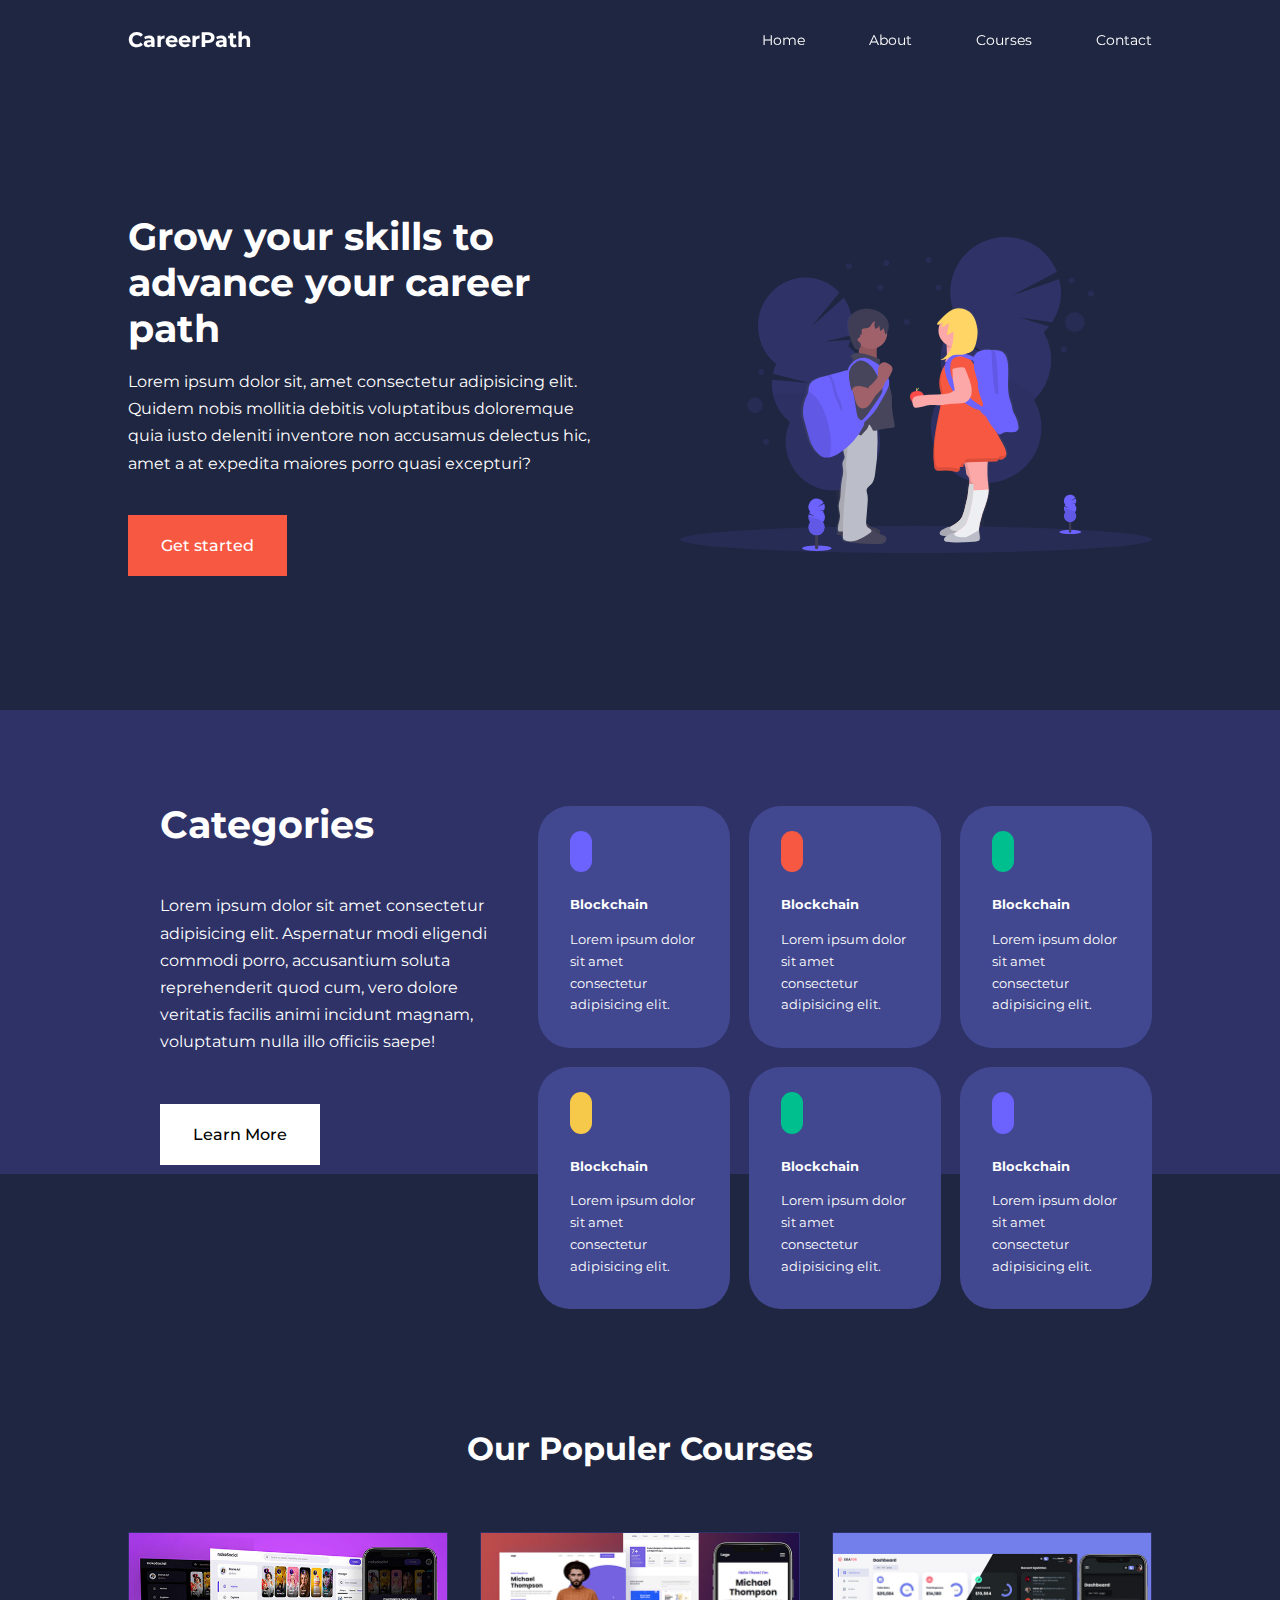
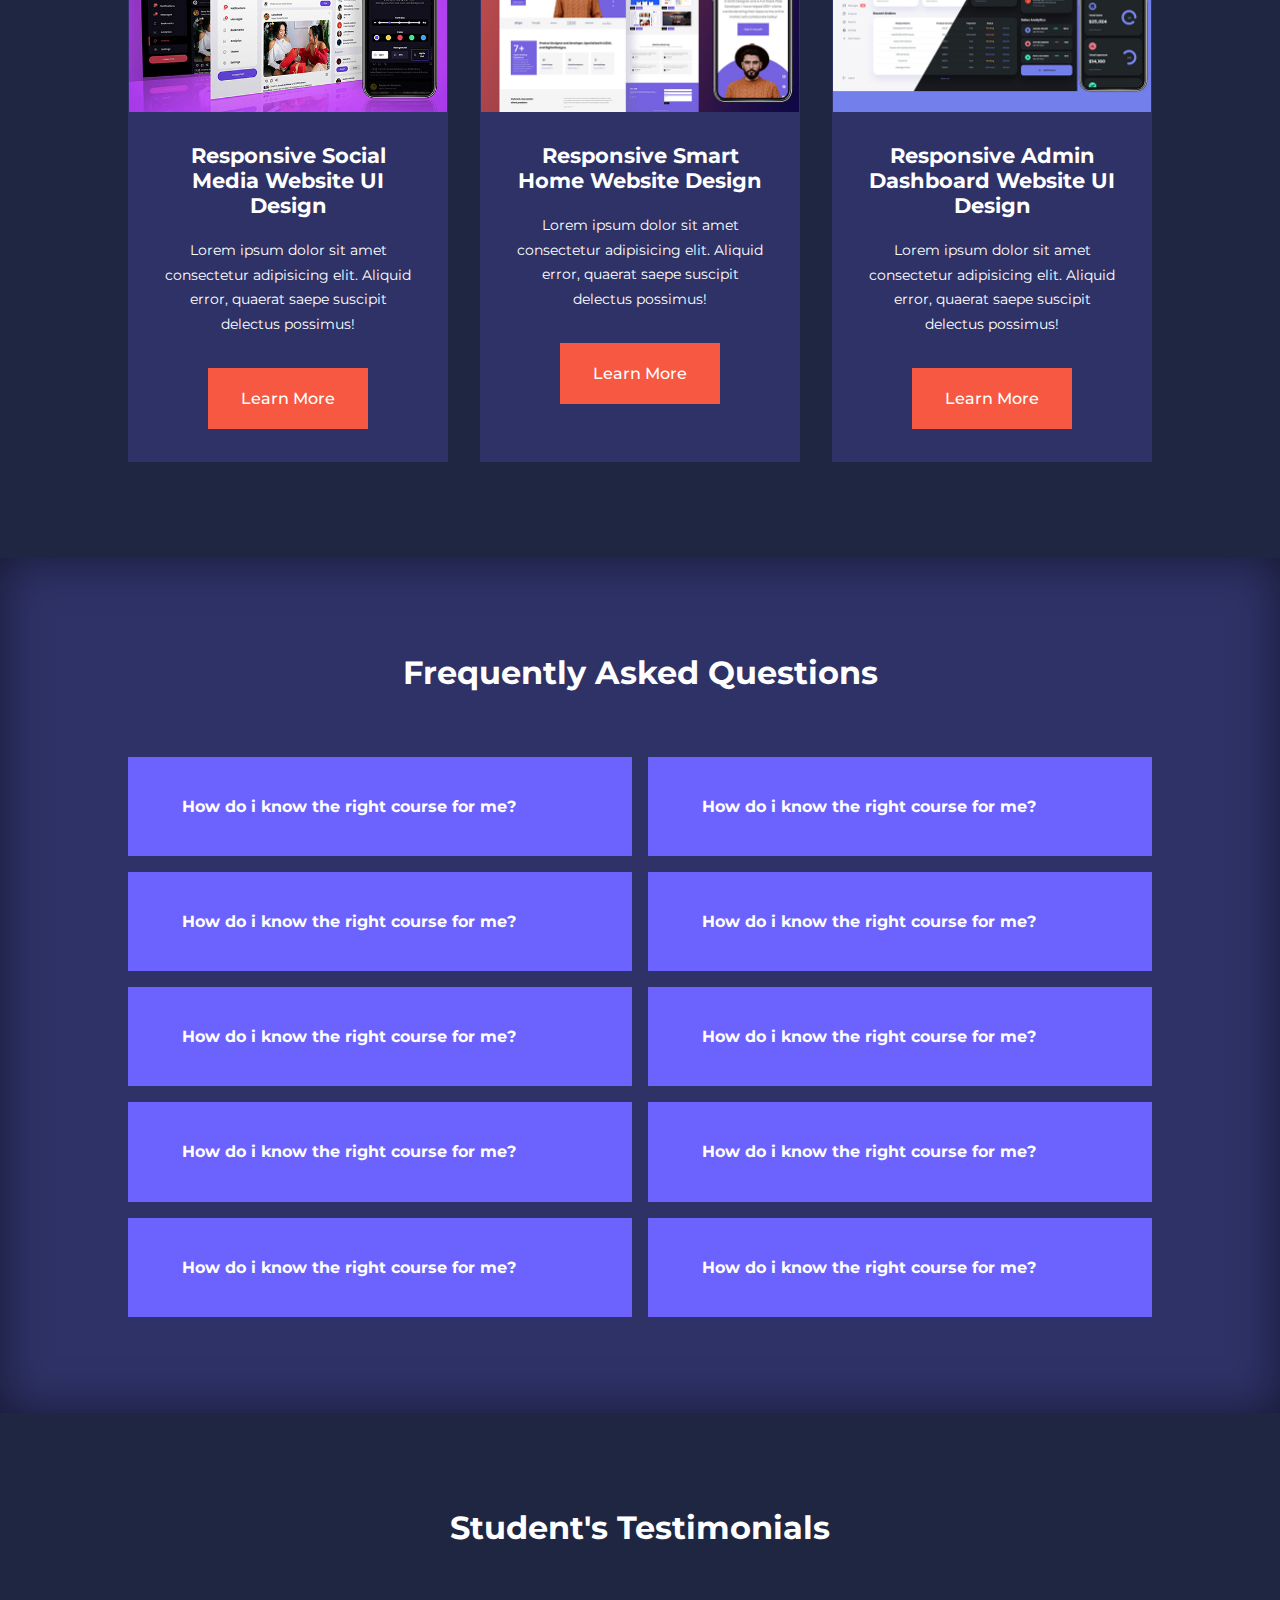
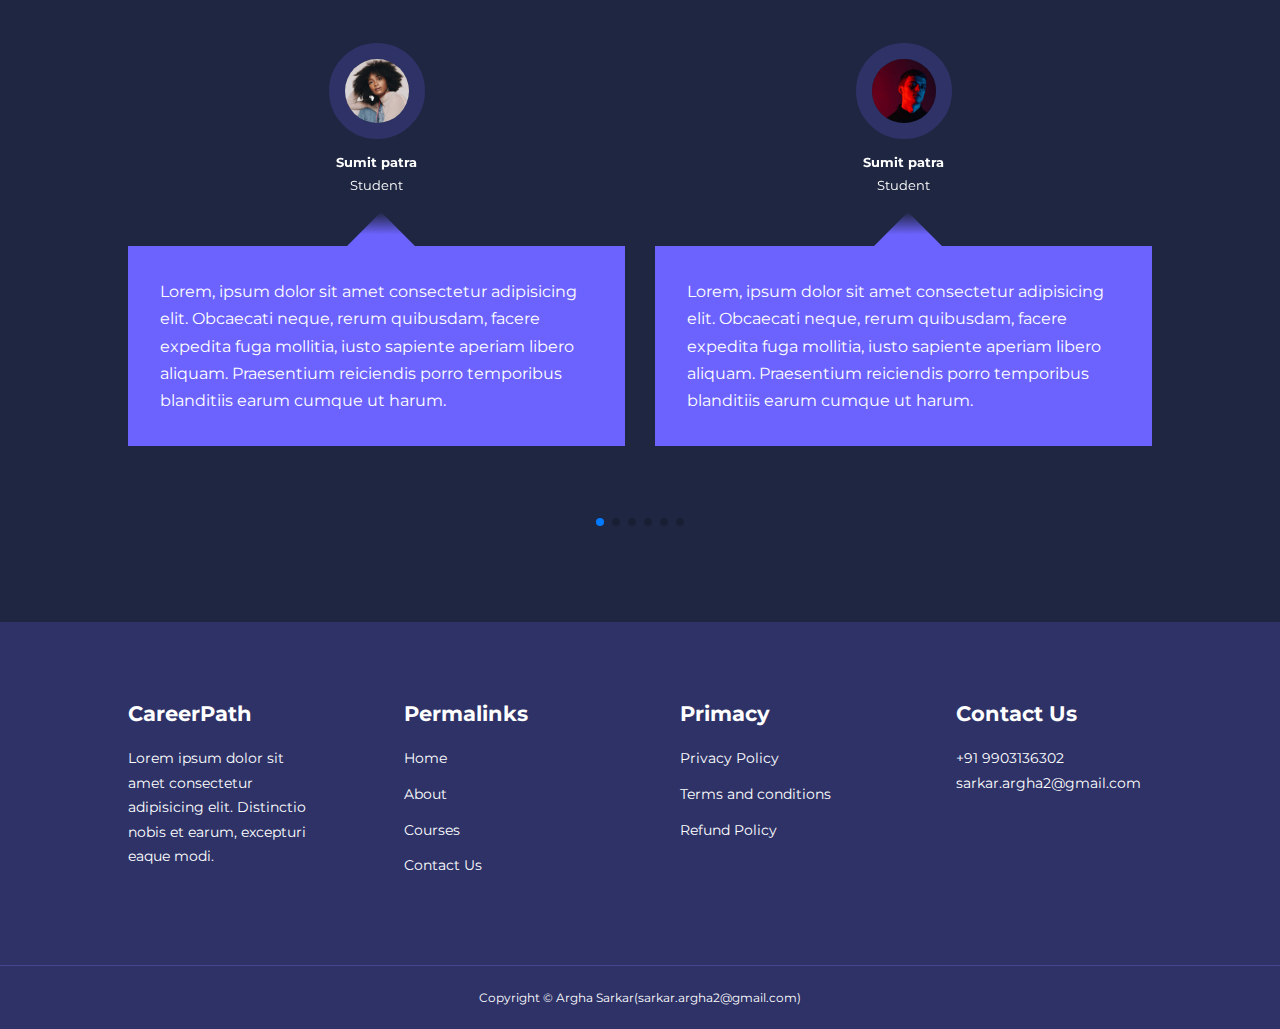
<file: index.html>
<!DOCTYPE html>
<html lang="en">

<head>
    <meta charset="UTF-8">
    <meta name="viewport" content="width=device-width, initial-scale=1.0">
    <title>Education Website</title>

    <!--Iconscout CDN-->
    <link rel="stylesheet" href="https://unicons.iconscout.com/release/v2.1.6/css/unicons.css">

    <!--Font-->
    <link rel="preconnect" href="https://fonts.googleapis.com">
    <link rel="preconnect" href="https://fonts.gstatic.com" crossorigin>
    <link href="https://fonts.googleapis.com/css2?family=Montserrat:
                wght@300;400;500;600;700;800;900&display=swap" rel="stylesheet">


    <!-- Swiper js -->
    <link rel="stylesheet" href="https://cdn.jsdelivr.net/npm/swiper@11/swiper-bundle.min.css" />

    <link rel="stylesheet" href="./css/style.css">
</head>

<body>
    <nav>
        <div class="container nav__container">
            <a href="./index.html">
                <h4>CareerPath</h4>
            </a>
            <ul class="nav__menu">
                <li><a href="index.html">Home</a></li>
                <li><a href="about.html">About</a></li>
                <li><a href="courses.html">Courses</a></li>
                <li><a href="contact.html">Contact</a></li>
            </ul>
            <button id="open-menu-btn"><i class="uil uil-bars"></i></button>
            <button id="close-menu-btn"><i class="uil uil-multiply"></i></button>
        </div>
    </nav>

    <!--=====================================END OF NAV==================================-->

    <header>
        <div class="container header__container">
            <div class="header__left">
                <h1>Grow your skills to advance your career path</h1>
                <p>
                    Lorem ipsum dolor sit, amet consectetur adipisicing elit.
                    Quidem nobis mollitia debitis voluptatibus doloremque quia
                    iusto deleniti inventore non accusamus delectus hic,
                    amet a at expedita maiores porro quasi excepturi?
                </p>
                <a href="courses.html" class="btn btn-primary">Get started</a>
            </div>
            <div class="header__right">
                <div class="header__right-image">
                    <img src="./images/header.svg">
                </div>
            </div>

        </div>
    </header>

    <!--=====================================END OF HEADER==================================-->

    <section class="categories">
        <div class="container categories__container">
            <div class="categories__left">
                <h1>Categories</h1>
                <p>
                    Lorem ipsum dolor sit amet consectetur adipisicing elit.
                    Aspernatur modi eligendi commodi porro, accusantium soluta
                    reprehenderit quod cum, vero dolore veritatis facilis animi
                    incidunt magnam, voluptatum nulla illo officiis saepe!
                </p>
                <a href="#" class="btn">Learn More</a>
            </div>
            <div class="categories__right">
                <article class="category">
                    <span class="category__icon"><i class="uil uil-bitcoin-circle"></i></span>
                    <h5>Blockchain</h5>
                    <p>
                        Lorem ipsum dolor sit amet consectetur adipisicing elit.
                    </p>
                </article>
                <article class="category">
                    <span class="category__icon"><i class="uil uil-bitcoin-circle"></i></span>
                    <h5>Blockchain</h5>
                    <p>
                        Lorem ipsum dolor sit amet consectetur adipisicing elit.
                    </p>
                </article>
                <article class="category">
                    <span class="category__icon"><i class="uil uil-bitcoin-circle"></i></span>
                    <h5>Blockchain</h5>
                    <p>
                        Lorem ipsum dolor sit amet consectetur adipisicing elit.
                    </p>
                </article>
                <article class="category">
                    <span class="category__icon"><i class="uil uil-bitcoin-circle"></i></span>
                    <h5>Blockchain</h5>
                    <p>
                        Lorem ipsum dolor sit amet consectetur adipisicing elit.
                    </p>
                </article>
                <article class="category">
                    <span class="category__icon"><i class="uil uil-bitcoin-circle"></i></span>
                    <h5>Blockchain</h5>
                    <p>
                        Lorem ipsum dolor sit amet consectetur adipisicing elit.
                    </p>
                </article>
                <article class="category">
                    <span class="category__icon"><i class="uil uil-bitcoin-circle"></i></span>
                    <h5>Blockchain</h5>
                    <p>
                        Lorem ipsum dolor sit amet consectetur adipisicing elit.
                    </p>
                </article>
            </div>
        </div>
    </section>

    <!--=====================================END OF categories==================================-->


    <section class="courses">
        <h2>Our Populer Courses</h2>
        <div class="container courses__container">
            <article class="course">
                <div class="course__image">
                    <img src="./images/course1.jpg">
                </div>
                <div class="course__info">
                    <h4>Responsive Social Media Website UI Design</h4>
                    <p>Lorem ipsum dolor sit amet consectetur adipisicing elit. Aliquid error, quaerat saepe suscipit
                        delectus possimus!</p>
                    <a href="courses.html" class="btn btn-primary">Learn More</a>
                </div>
            </article>
            <article class="course">
                <div class="course__image">
                    <img src="./images/course2.jpg">
                </div>
                <div class="course__info">
                    <h4>Responsive Smart Home Website Design</h4>
                    <p>Lorem ipsum dolor sit amet consectetur adipisicing elit. Aliquid error, quaerat saepe suscipit
                        delectus possimus!</p>
                    <a href="courses.html" class="btn btn-primary">Learn More</a>
                </div>
            </article>
            <article class="course">
                <div class="course__image">
                    <img src="./images/course3.jpg">
                </div>
                <div class="course__info">
                    <h4>Responsive Admin Dashboard Website UI Design</h4>
                    <p>Lorem ipsum dolor sit amet consectetur adipisicing elit. Aliquid error, quaerat saepe suscipit
                        delectus possimus!</p>
                    <a href="courses.html" class="btn btn-primary">Learn More</a>
                </div>
            </article>
        </div>
    </section>

    <!--=====================================END OF Courses==================================-->

    <section class="faqs">
        <h2>Frequently Asked Questions</h2>
        <div class="container faqs__container">
            <artical class="faq">
                <div class="faq__icon"><i class="uil uil-plus"></i></div>
                <div class="question_answer">
                    <h4>How do i know the right course for me?</h4>
                    <p>
                        Lorem ipsum dolor, sit amet consectetur adipisicing elit.
                        Reprehenderit molestiae voluptatem ratione atque non, consequatur
                        aliquid corporis quisquam pariatur laudantium!
                    </p>
                </div>
            </artical>
            <artical class="faq">
                <div class="faq__icon"><i class="uil uil-plus"></i></div>
                <div class="question_answer">
                    <h4>How do i know the right course for me?</h4>
                    <p>
                        Lorem ipsum dolor, sit amet consectetur adipisicing elit.
                        Reprehenderit molestiae voluptatem ratione atque non, consequatur
                        aliquid corporis quisquam pariatur laudantium!
                    </p>
                </div>
            </artical>
            <artical class="faq">
                <div class="faq__icon"><i class="uil uil-plus"></i></div>
                <div class="question_answer">
                    <h4>How do i know the right course for me?</h4>
                    <p>
                        Lorem ipsum dolor, sit amet consectetur adipisicing elit.
                        Reprehenderit molestiae voluptatem ratione atque non, consequatur
                        aliquid corporis quisquam pariatur laudantium!
                    </p>
                </div>
            </artical>
            <artical class="faq">
                <div class="faq__icon"><i class="uil uil-plus"></i></div>
                <div class="question_answer">
                    <h4>How do i know the right course for me?</h4>
                    <p>
                        Lorem ipsum dolor, sit amet consectetur adipisicing elit.
                        Reprehenderit molestiae voluptatem ratione atque non, consequatur
                        aliquid corporis quisquam pariatur laudantium!
                    </p>
                </div>
            </artical>
            <artical class="faq">
                <div class="faq__icon"><i class="uil uil-plus"></i></div>
                <div class="question_answer">
                    <h4>How do i know the right course for me?</h4>
                    <p>
                        Lorem ipsum dolor, sit amet consectetur adipisicing elit.
                        Reprehenderit molestiae voluptatem ratione atque non, consequatur
                        aliquid corporis quisquam pariatur laudantium!
                    </p>
                </div>
            </artical>
            <artical class="faq">
                <div class="faq__icon"><i class="uil uil-plus"></i></div>
                <div class="question_answer">
                    <h4>How do i know the right course for me?</h4>
                    <p>
                        Lorem ipsum dolor, sit amet consectetur adipisicing elit.
                        Reprehenderit molestiae voluptatem ratione atque non, consequatur
                        aliquid corporis quisquam pariatur laudantium!
                    </p>
                </div>
            </artical>
            <artical class="faq">
                <div class="faq__icon"><i class="uil uil-plus"></i></div>
                <div class="question_answer">
                    <h4>How do i know the right course for me?</h4>
                    <p>
                        Lorem ipsum dolor, sit amet consectetur adipisicing elit.
                        Reprehenderit molestiae voluptatem ratione atque non, consequatur
                        aliquid corporis quisquam pariatur laudantium!
                    </p>
                </div>
            </artical>
            <artical class="faq">
                <div class="faq__icon"><i class="uil uil-plus"></i></div>
                <div class="question_answer">
                    <h4>How do i know the right course for me?</h4>
                    <p>
                        Lorem ipsum dolor, sit amet consectetur adipisicing elit.
                        Reprehenderit molestiae voluptatem ratione atque non, consequatur
                        aliquid corporis quisquam pariatur laudantium!
                    </p>
                </div>
            </artical>
            <artical class="faq">
                <div class="faq__icon"><i class="uil uil-plus"></i></div>
                <div class="question_answer">
                    <h4>How do i know the right course for me?</h4>
                    <p>
                        Lorem ipsum dolor, sit amet consectetur adipisicing elit.
                        Reprehenderit molestiae voluptatem ratione atque non, consequatur
                        aliquid corporis quisquam pariatur laudantium!
                    </p>
                </div>
            </artical>
            <artical class="faq">
                <div class="faq__icon"><i class="uil uil-plus"></i></div>
                <div class="question_answer">
                    <h4>How do i know the right course for me?</h4>
                    <p>
                        Lorem ipsum dolor, sit amet consectetur adipisicing elit.
                        Reprehenderit molestiae voluptatem ratione atque non, consequatur
                        aliquid corporis quisquam pariatur laudantium!
                    </p>
                </div>
            </artical>
        </div>
    </section>


    <!--=====================================END OF FAQs==================================-->


    <section class="container testimonials__container mySwiper">
        <h2>Student's Testimonials</h2>
        <div class="swiper-wrapper">
            <article class="testimonial swiper-slide">
                <div class="avatar">
                    <img src="./images/avatar1.jpg">
                </div>
                <div class="testimonial__info">
                    <h5>Sumit patra</h5>
                    <small>Student</small>
                </div>
                <div class="testimonial__body">
                    <p>
                        Lorem, ipsum dolor sit amet consectetur adipisicing elit. Obcaecati neque, rerum quibusdam,
                        facere expedita fuga mollitia, iusto sapiente aperiam libero aliquam. Praesentium reiciendis
                        porro temporibus blanditiis earum cumque ut harum.
                    </p>
                </div>
            </article>
            <article class="testimonial swiper-slide">
                <div class="avatar">
                    <img src="./images/avatar2.jpg">
                </div>
                <div class="testimonial__info">
                    <h5>Sumit patra</h5>
                    <small>Student</small>
                </div>
                <div class="testimonial__body">
                    <p>
                        Lorem, ipsum dolor sit amet consectetur adipisicing elit. Obcaecati neque, rerum quibusdam,
                        facere expedita fuga mollitia, iusto sapiente aperiam libero aliquam. Praesentium reiciendis
                        porro temporibus blanditiis earum cumque ut harum.
                    </p>
                </div>
            </article>
            <article class="testimonial swiper-slide">
                <div class="avatar">
                    <img src="./images/avatar3.jpg">
                </div>
                <div class="testimonial__info">
                    <h5>Sumit patra</h5>
                    <small>Student</small>
                </div>
                <div class="testimonial__body">
                    <p>
                        Lorem, ipsum dolor sit amet consectetur adipisicing elit. Obcaecati neque, rerum quibusdam,
                        facere expedita fuga mollitia, iusto sapiente aperiam libero aliquam. Praesentium reiciendis
                        porro temporibus blanditiis earum cumque ut harum.
                    </p>
                </div>
            </article>
            <article class="testimonial swiper-slide">
                <div class="avatar">
                    <img src="./images/avatar4.jpg">
                </div>
                <div class="testimonial__info">
                    <h5>Sumit patra</h5>
                    <small>Student</small>
                </div>
                <div class="testimonial__body">
                    <p>
                        Lorem, ipsum dolor sit amet consectetur adipisicing elit. Obcaecati neque, rerum quibusdam,
                        facere expedita fuga mollitia, iusto sapiente aperiam libero aliquam. Praesentium reiciendis
                        porro temporibus blanditiis earum cumque ut harum.
                    </p>
                </div>
            </article>
            <article class="testimonial swiper-slide">
                <div class="avatar">
                    <img src="./images/avatar5.jpg">
                </div>
                <div class="testimonial__info">
                    <h5>Sumit patra</h5>
                    <small>Student</small>
                </div>
                <div class="testimonial__body">
                    <p>
                        Lorem, ipsum dolor sit amet consectetur adipisicing elit. Obcaecati neque, rerum quibusdam,
                        facere expedita fuga mollitia, iusto sapiente aperiam libero aliquam. Praesentium reiciendis
                        porro temporibus blanditiis earum cumque ut harum.
                    </p>
                </div>
            </article>
            <article class="testimonial swiper-slide">
                <div class="avatar">
                    <img src="./images/avatar6.jpg">
                </div>
                <div class="testimonial__info">
                    <h5>Sumit patra</h5>
                    <small>Student</small>
                </div>
                <div class="testimonial__body">
                    <p>
                        Lorem, ipsum dolor sit amet consectetur adipisicing elit. Obcaecati neque, rerum quibusdam,
                        facere expedita fuga mollitia, iusto sapiente aperiam libero aliquam. Praesentium reiciendis
                        porro temporibus blanditiis earum cumque ut harum.
                    </p>
                </div>
            </article>
            <article class="testimonial swiper-slide">
                <div class="avatar">
                    <img src="./images/avatar7.jpg">
                </div>
                <div class="testimonial__info">
                    <h5>Sumit patra</h5>
                    <small>Student</small>
                </div>
                <div class="testimonial__body">
                    <p>
                        Lorem, ipsum dolor sit amet consectetur adipisicing elit. Obcaecati neque, rerum quibusdam,
                        facere expedita fuga mollitia, iusto sapiente aperiam libero aliquam. Praesentium reiciendis
                        porro temporibus blanditiis earum cumque ut harum.
                    </p>
                </div>
            </article>
        </div>

        <div class="swiper-pagination"></div>
    </section>

    <!--=====================================END OF Testimonials==================================-->


    <footer>
        <div class="container footer__cotainer">
            <div class="footer__1">
                <a href="index.html" class="footer__logo">
                    <h4>CareerPath</h4>
                </a>
                <p>
                    Lorem ipsum dolor sit amet consectetur adipisicing elit. Distinctio nobis et earum, excepturi eaque
                    modi.
                </p>
            </div>
            <div class="footer__2">
                <h4>Permalinks</h4>
                <ul class="permalinks">
                    <li><a href="index.html">Home</a></li>
                    <li><a href="about.html">About</a></li>
                    <li><a href="courses.html">Courses</a></li>
                    <li><a href="contact.html">Contact Us</a></li>
                </ul>
            </div>
            <div class="footer__3">
                <h4>Primacy</h4>
                <ul class="privacy">
                    <li><a href="#">Privacy Policy</a></li>
                    <li><a href="#">Terms and conditions</a></li>
                    <li><a href="#">Refund Policy</a></li>
                </ul>
            </div>
            <div class="footer__4">
                <h4>Contact Us</h4>
                <div>
                    <p>+91 9903136302</p>
                    <p>sarkar.argha2@gmail.com</p>
                </div>
                <ul class="footer__socials">
                    <li><a href="#"><i class="uil uil-facebook-f"></i></a></li>
                    <li><a href="#"><i class="uil uil-instagram-alt"></i></a></li>
                    <li><a href="#"><i class="uil uil-twitter"></i></a></li>
                    <li><a href="#"><i class="uil uil-linkedin-alt"></i></a></li>
                </ul>
            </div>
        </div>

        <div class="footer__copyright">
            <small>Copyright &copy; Argha Sarkar(sarkar.argha2@gmail.com)</small>
        </div>
    </footer>









    <!--Swiper js Script-->
    <script src="https://cdn.jsdelivr.net/npm/swiper@11/swiper-bundle.min.js"></script>
    <script src="./main.js"></script>

    <script>
        var swiper = new Swiper(".mySwiper", {
            slidesPerView: 1,
            spaceBetween: 30,
            pagination: {
                el: ".swiper-pagination",
                clickable: true,
            },
            //when window width more than 600px
            breakpoints: {
                600: {
                    slidesPerView: 2,
                }
            }
        });
    </script>

</body>

</html>
</file>
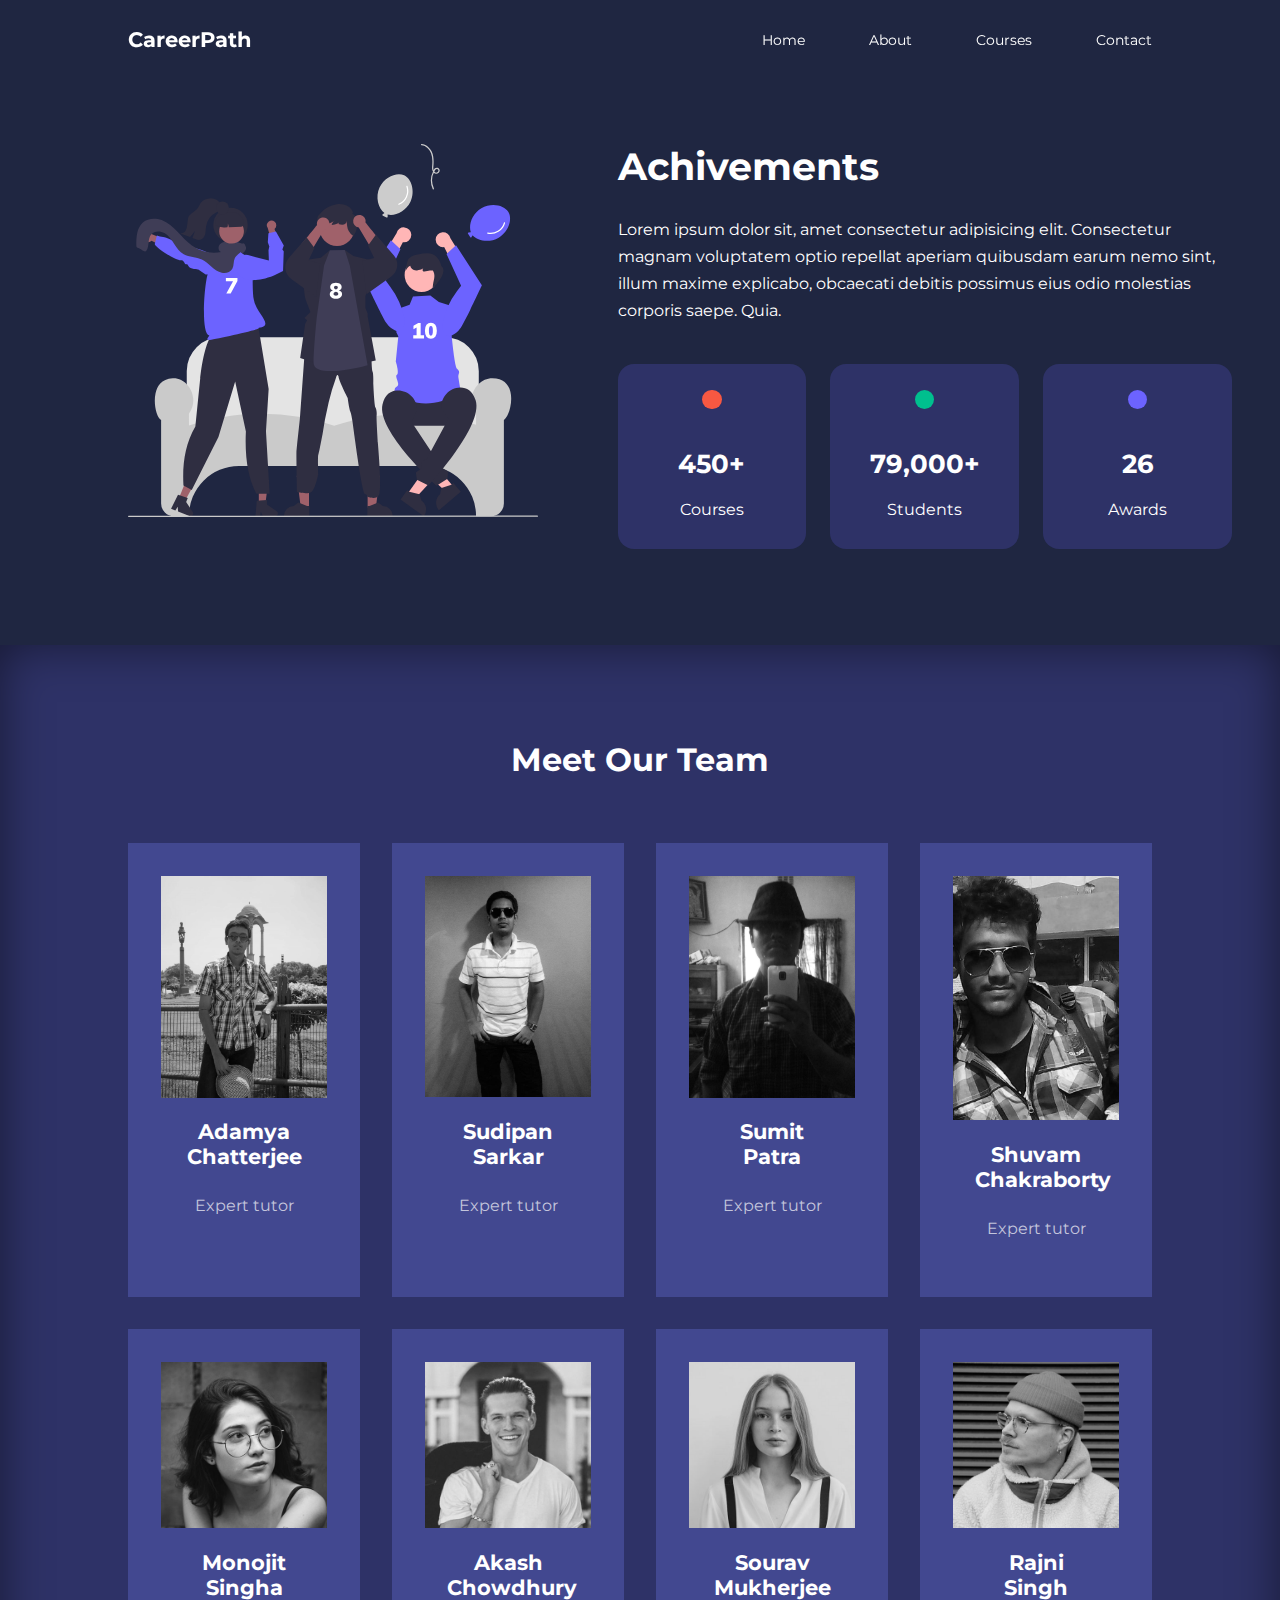
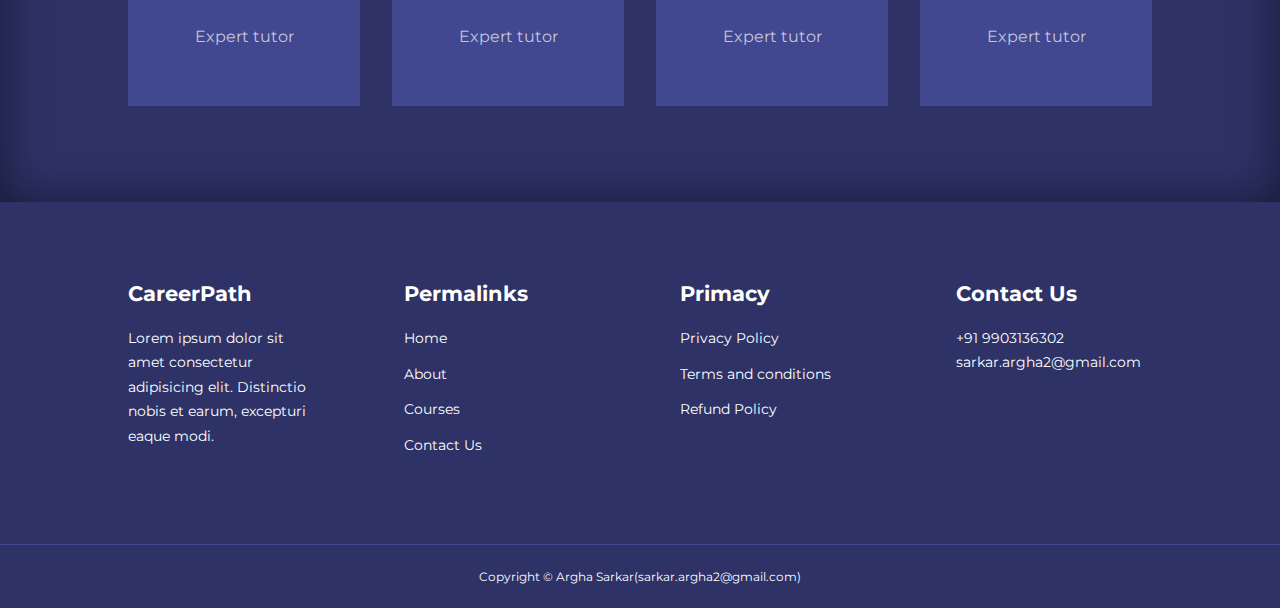
<file: about.html>
<!DOCTYPE html>
<html lang="en">

<head>
    <meta charset="UTF-8">
    <meta name="viewport" content="width=device-width, initial-scale=1.0">
    <title>Education Website</title>

    <!--Iconscout CDN-->
    <link rel="stylesheet" href="https://unicons.iconscout.com/release/v2.1.6/css/unicons.css">

    <!--Font-->
    <link rel="preconnect" href="https://fonts.googleapis.com">
    <link rel="preconnect" href="https://fonts.gstatic.com" crossorigin>
    <link href="https://fonts.googleapis.com/css2?family=Montserrat:
                wght@300;400;500;600;700;800;900&display=swap" rel="stylesheet">


    <link rel="stylesheet" href="./css/style.css">
    <link rel="stylesheet" href="./css/about.css">
</head>

<body>

    <!--===================================== NAV ==================================-->
    <nav>
        <div class="container nav__container">
            <a href="./index.html">
                <h4>CareerPath</h4>
            </a>
            <ul class="nav__menu">
                <li><a href="index.html">Home</a></li>
                <li><a href="about.html">About</a></li>
                <li><a href="courses.html">Courses</a></li>
                <li><a href="contact.html">Contact</a></li>
            </ul>
            <button id="open-menu-btn"><i class="uil uil-bars"></i></button>
            <button id="close-menu-btn"><i class="uil uil-multiply"></i></button>
        </div>
    </nav>
 

    <!--===================================== ACHIVMENTS ==================================-->

    <section class="about__achievements">
        <div class="container about__achievements-container">
            <div class="about__achievements-left">
                <img src="./images/about achievements.svg">
            </div>
            <div class="about__achievements-right">
                <h1>Achivements</h1>
                <p>
                    Lorem ipsum dolor sit, amet consectetur adipisicing elit. Consectetur magnam voluptatem optio
                    repellat aperiam quibusdam earum nemo sint, illum maxime explicabo, obcaecati debitis possimus eius
                    odio molestias corporis saepe. Quia.
                </p>
                <div class="achievements__cards">
                    <article class="achievement__card">
                        <span class="achievement__icon">
                            <i class="uil uil-video"></i>
                        </span>
                        <h3>450+</h3>
                        <p>Courses</p>
                    </article>
                    <article class="achievement__card">
                        <span class="achievement__icon">
                            <i class="uil uil-users-alt"></i>
                        </span>
                        <h3>79,000+</h3>
                        <p>Students</p>
                    </article>
                    <article class="achievement__card">
                        <span class="achievement__icon">
                            <i class="uil uil-trophy"></i>
                        </span>
                        <h3>26</h3>
                        <p>Awards</p>
                    </article>
                </div>
            </div>
        </div>
    </section>


    <!--===================================== Team ==================================-->

<section class="team">
    <h2>Meet Our Team</h2>
    <div class="container team__container">
        <article class="team__member">
            <div class="team__member-image">
                <img src="./images/tm1.jpg">
            </div>
            <div class="team__member-info">
                <h4>Adamya Chatterjee</h4>
                <p>Expert tutor</p>
            </div>
            <div class="team__member-socials">
                <a href="http://instagram.com" target="_blank"><i class="uil uil-instagram"></i></a>
                <a href="http://twitter.com" target="_blank"><i class="uil uil-twitter-alt"></i></a>
                <a href="http://linkedin.com" target="_blank"><i class="uil uil-linkedin-alt"></i></a>
            </div>
        </article>      
        <article class="team__member">
            <div class="team__member-image">
                <img src="./images/tm2.jpg">
            </div>
            <div class="team__member-info">
                <h4>Sudipan Sarkar</h4>
                <p>Expert tutor</p>
            </div>
            <div class="team__member-socials">
                <a href="http://instagram.com" target="_blank"><i class="uil uil-instagram"></i></a>
                <a href="http://twitter.com" target="_blank"><i class="uil uil-twitter-alt"></i></a>
                <a href="http://linkedin.com" target="_blank"><i class="uil uil-linkedin-alt"></i></a>
            </div>
        </article>    
        <article class="team__member">
            <div class="team__member-image">
                <img src="./images/tm3.jpg">
            </div>
            <div class="team__member-info">
                <h4>Sumit Patra</h4>
                <p>Expert tutor</p>
            </div>
            <div class="team__member-socials">
                <a href="http://instagram.com" target="_blank"><i class="uil uil-instagram"></i></a>
                <a href="http://twitter.com" target="_blank"><i class="uil uil-twitter-alt"></i></a>
                <a href="http://linkedin.com" target="_blank"><i class="uil uil-linkedin-alt"></i></a>
            </div>
        </article>    
        <article class="team__member">
            <div class="team__member-image">
                <img src="./images/tm4.jpg">
            </div>
            <div class="team__member-info">
                <h4>Shuvam Chakraborty</h4>
                <p>Expert tutor</p>
            </div>
            <div class="team__member-socials">
                <a href="http://instagram.com" target="_blank"><i class="uil uil-instagram"></i></a>
                <a href="http://twitter.com" target="_blank"><i class="uil uil-twitter-alt"></i></a>
                <a href="http://linkedin.com" target="_blank"><i class="uil uil-linkedin-alt"></i></a>
            </div>
        </article>    
        <article class="team__member">
            <div class="team__member-image">
                <img src="./images/tm5.jpg">
            </div>
            <div class="team__member-info">
                <h4>Monojit Singha</h4>
                <p>Expert tutor</p>
            </div>
            <div class="team__member-socials">
                <a href="http://instagram.com" target="_blank"><i class="uil uil-instagram"></i></a>
                <a href="http://twitter.com" target="_blank"><i class="uil uil-twitter-alt"></i></a>
                <a href="http://linkedin.com" target="_blank"><i class="uil uil-linkedin-alt"></i></a>
            </div>
        </article>    
        <article class="team__member">
            <div class="team__member-image">
                <img src="./images/tm6.jpg">
            </div>
            <div class="team__member-info">
                <h4>Akash Chowdhury</h4>
                <p>Expert tutor</p>
            </div>
            <div class="team__member-socials">
                <a href="http://instagram.com" target="_blank"><i class="uil uil-instagram"></i></a>
                <a href="http://twitter.com" target="_blank"><i class="uil uil-twitter-alt"></i></a>
                <a href="http://linkedin.com" target="_blank"><i class="uil uil-linkedin-alt"></i></a>
            </div>
        </article>    
        <article class="team__member">
            <div class="team__member-image">
                <img src="./images/tm7.jpg">
            </div>
            <div class="team__member-info">
                <h4>Sourav Mukherjee</h4>
                <p>Expert tutor</p>
            </div>
            <div class="team__member-socials">
                <a href="http://instagram.com" target="_blank"><i class="uil uil-instagram"></i></a>
                <a href="http://twitter.com" target="_blank"><i class="uil uil-twitter-alt"></i></a>
                <a href="http://linkedin.com" target="_blank"><i class="uil uil-linkedin-alt"></i></a>
            </div>
        </article>    
        <article class="team__member">
            <div class="team__member-image">
                <img src="./images/tm8.jpg">
            </div>
            <div class="team__member-info">
                <h4>Rajni Singh</h4>
                <p>Expert tutor</p>
            </div>
            <div class="team__member-socials">
                <a href="http://instagram.com" target="_blank"><i class="uil uil-instagram"></i></a>
                <a href="http://twitter.com" target="_blank"><i class="uil uil-twitter-alt"></i></a>
                <a href="http://linkedin.com" target="_blank"><i class="uil uil-linkedin-alt"></i></a>
            </div>
        </article>      
    </div>
</section>













    <footer>
        <div class="container footer__cotainer">
            <div class="footer__1">
                <a href="index.html" class="footer__logo">
                    <h4>CareerPath</h4>
                </a>
                <p>
                    Lorem ipsum dolor sit amet consectetur adipisicing elit. Distinctio nobis et earum, excepturi eaque
                    modi.
                </p>
            </div>
            <div class="footer__2">
                <h4>Permalinks</h4>
                <ul class="permalinks">
                    <li><a href="index.html">Home</a></li>
                    <li><a href="about.html">About</a></li>
                    <li><a href="courses.html">Courses</a></li>
                    <li><a href="contact.html">Contact Us</a></li>
                </ul>
            </div>
            <div class="footer__3">
                <h4>Primacy</h4>
                <ul class="privacy">
                    <li><a href="#">Privacy Policy</a></li>
                    <li><a href="#">Terms and conditions</a></li>
                    <li><a href="#">Refund Policy</a></li>
                </ul>
            </div>
            <div class="footer__4">
                <h4>Contact Us</h4>
                <div>
                    <p>+91 9903136302</p>
                    <p>sarkar.argha2@gmail.com</p>
                </div>
                <ul class="footer__socials">
                    <li><a href="#"><i class="uil uil-facebook-f"></i></a></li>
                    <li><a href="#"><i class="uil uil-instagram-alt"></i></a></li>
                    <li><a href="#"><i class="uil uil-twitter"></i></a></li>
                    <li><a href="#"><i class="uil uil-linkedin-alt"></i></a></li>
                </ul>
            </div>
        </div>

        <div class="footer__copyright">
            <small>Copyright &copy; Argha Sarkar(sarkar.argha2@gmail.com)</small>
        </div>
    </footer>





    <script src="./main.js"></script>

</body>

</html>
</file>
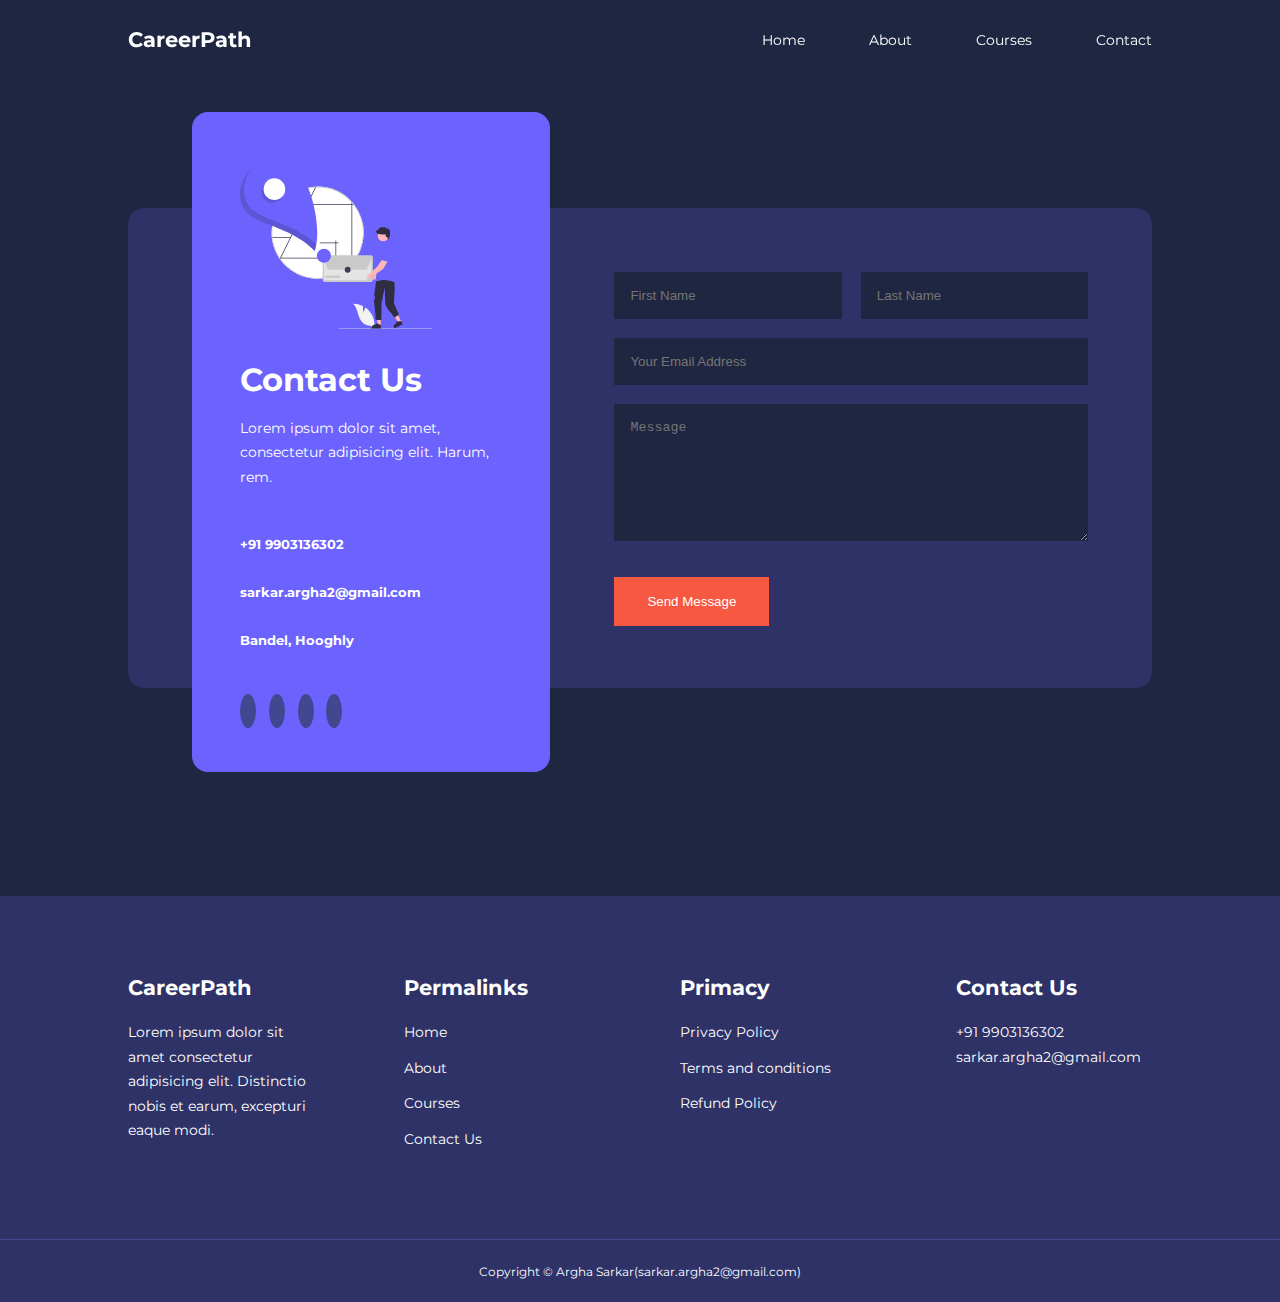
<file: contact.html>
<!DOCTYPE html>
<html lang="en">

<head>
    <meta charset="UTF-8">
    <meta name="viewport" content="width=device-width, initial-scale=1.0">
    <title>Education Website</title>

    <!--Iconscout CDN-->
    <link rel="stylesheet" href="https://unicons.iconscout.com/release/v2.1.6/css/unicons.css">

    <!--Font-->
    <link rel="preconnect" href="https://fonts.googleapis.com">
    <link rel="preconnect" href="https://fonts.gstatic.com" crossorigin>
    <link href="https://fonts.googleapis.com/css2?family=Montserrat:
                wght@300;400;500;600;700;800;900&display=swap" rel="stylesheet">


    <link rel="stylesheet" href="./css/style.css">
    <link rel="stylesheet" href="./css/contact.css">
</head>

<body>

    <!--===================================== NAV ==================================-->
    <nav>
        <div class="container nav__container">
            <a href="./index.html">
                <h4>CareerPath</h4>
            </a>
            <ul class="nav__menu">
                <li><a href="index.html">Home</a></li>
                <li><a href="about.html">About</a></li>
                <li><a href="courses.html">Courses</a></li>
                <li><a href="contact.html">Contact</a></li>
            </ul>
            <button id="open-menu-btn"><i class="uil uil-bars"></i></button>
            <button id="close-menu-btn"><i class="uil uil-multiply"></i></button>
        </div>
    </nav>



    <!--===================================== BODY ==================================-->
    <section class="contact">
        <div class="container contact__container"> 

            <aside class="contact__aside">
                <div class="aside__image">
                    <img src="./images/contact.svg">
                </div>
                <h2>Contact Us</h2>
                <p>Lorem ipsum dolor sit amet, consectetur adipisicing elit. Harum, rem.</p>

                <ul class="contact__details">
                    <li>
                        <i class="uil uil-phone-times"></i>
                        <h5>+91 9903136302</h5>
                    </li>
                    <li>
                        <i class="uil uil-envelope"></i>
                        <h5>sarkar.argha2@gmail.com</h5>
                    </li>
                    <li>
                        <i class="uil uil-location-point"></i>
                        <h5>Bandel, Hooghly</h5>
                    </li>
                </ul>
                <ul class="contact__socials">
                    <li>
                        <a href="http://facebook.com" target="_blank"><i class="uil uil-facebook-f"></i></a>
                    </li>
                    <li>
                        <a href="http://instagram.com" target="_blank"><i class="uil uil-instagram"></i></a>
                    </li>
                    <li>
                        <a href="http://twitter.com" target="_blank"><i class="uil uil-twitter"></i></a>
                    </li>
                    <li>
                        <a href="http://linkedin.com" target="_blank"><i class="uil uil-linkedin-alt"></i></a>
                    </li>
                </ul>
            </aside>


            <form action="https://formspree.io/f/maygzjvg" method="post" class="contact__from">
                <div class="form__name">
                    <input type="text" name="First Name" placeholder="First Name" required>
                    <input type="text" name="Last Name" placeholder="Last Name" required>
                </div>
                <input type="email" name="Email Address" placeholder="Your Email Address" required>
                <textarea name="Message" rows="7" placeholder="Message" required></textarea>
                <button type="submit" class="btn btn-primary">Send Message</button>
            </form>




        </div>
    </section>


































    <footer>
        <div class="container footer__cotainer">
            <div class="footer__1">
                <a href="index.html" class="footer__logo">
                    <h4>CareerPath</h4>
                </a>
                <p>
                    Lorem ipsum dolor sit amet consectetur adipisicing elit. Distinctio nobis et earum, excepturi eaque
                    modi.
                </p>
            </div>
            <div class="footer__2">
                <h4>Permalinks</h4>
                <ul class="permalinks">
                    <li><a href="index.html">Home</a></li>
                    <li><a href="about.html">About</a></li>
                    <li><a href="courses.html">Courses</a></li>
                    <li><a href="contact.html">Contact Us</a></li>
                </ul>
            </div>
            <div class="footer__3">
                <h4>Primacy</h4>
                <ul class="privacy">
                    <li><a href="#">Privacy Policy</a></li>
                    <li><a href="#">Terms and conditions</a></li>
                    <li><a href="#">Refund Policy</a></li>
                </ul>
            </div>
            <div class="footer__4">
                <h4>Contact Us</h4>
                <div>
                    <p>+91 9903136302</p>
                    <p>sarkar.argha2@gmail.com</p>
                </div>
                <ul class="footer__socials">
                    <li><a href="#"><i class="uil uil-facebook-f"></i></a></li>
                    <li><a href="#"><i class="uil uil-instagram-alt"></i></a></li>
                    <li><a href="#"><i class="uil uil-twitter"></i></a></li>
                    <li><a href="#"><i class="uil uil-linkedin-alt"></i></a></li>
                </ul>
            </div>
        </div>

        <div class="footer__copyright">
            <small>Copyright &copy; Argha Sarkar(sarkar.argha2@gmail.com)</small>
        </div>
    </footer>

    <script src="./main.js"></script>
</body>

</html>
</file>
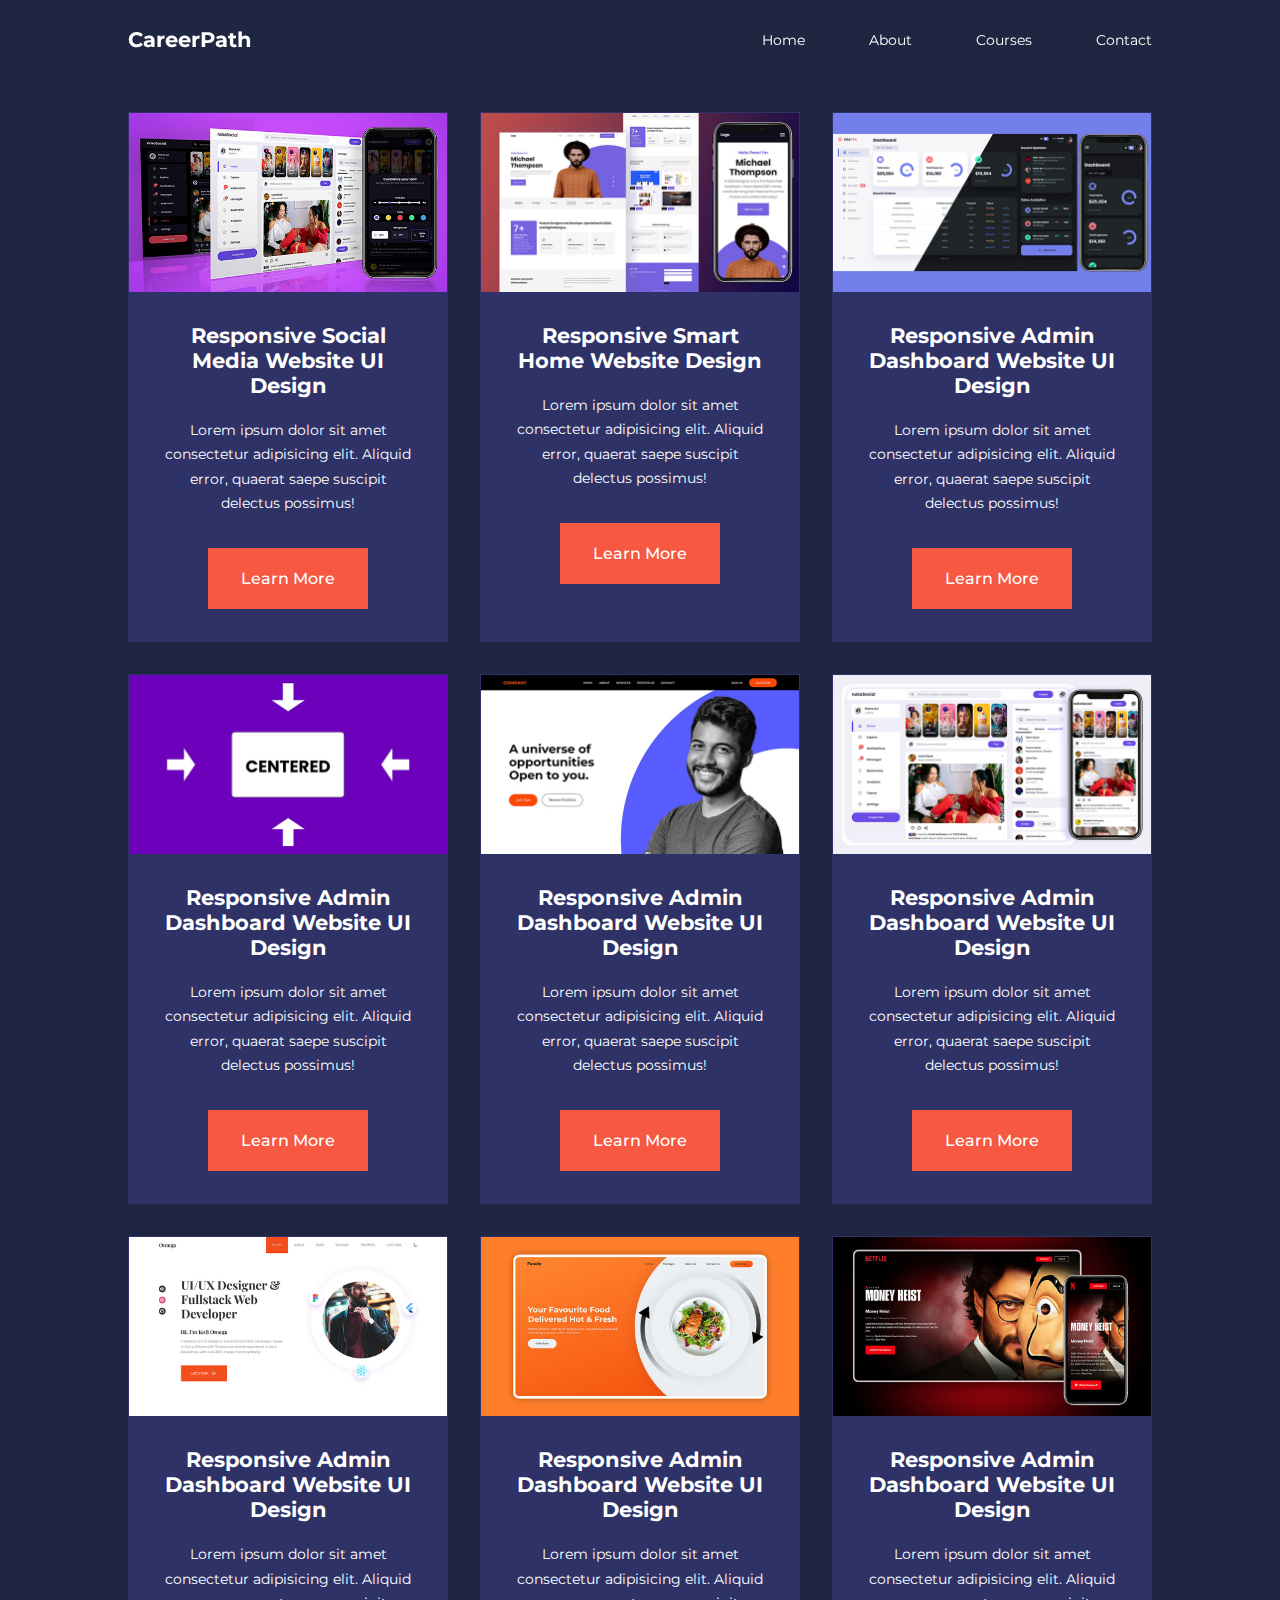
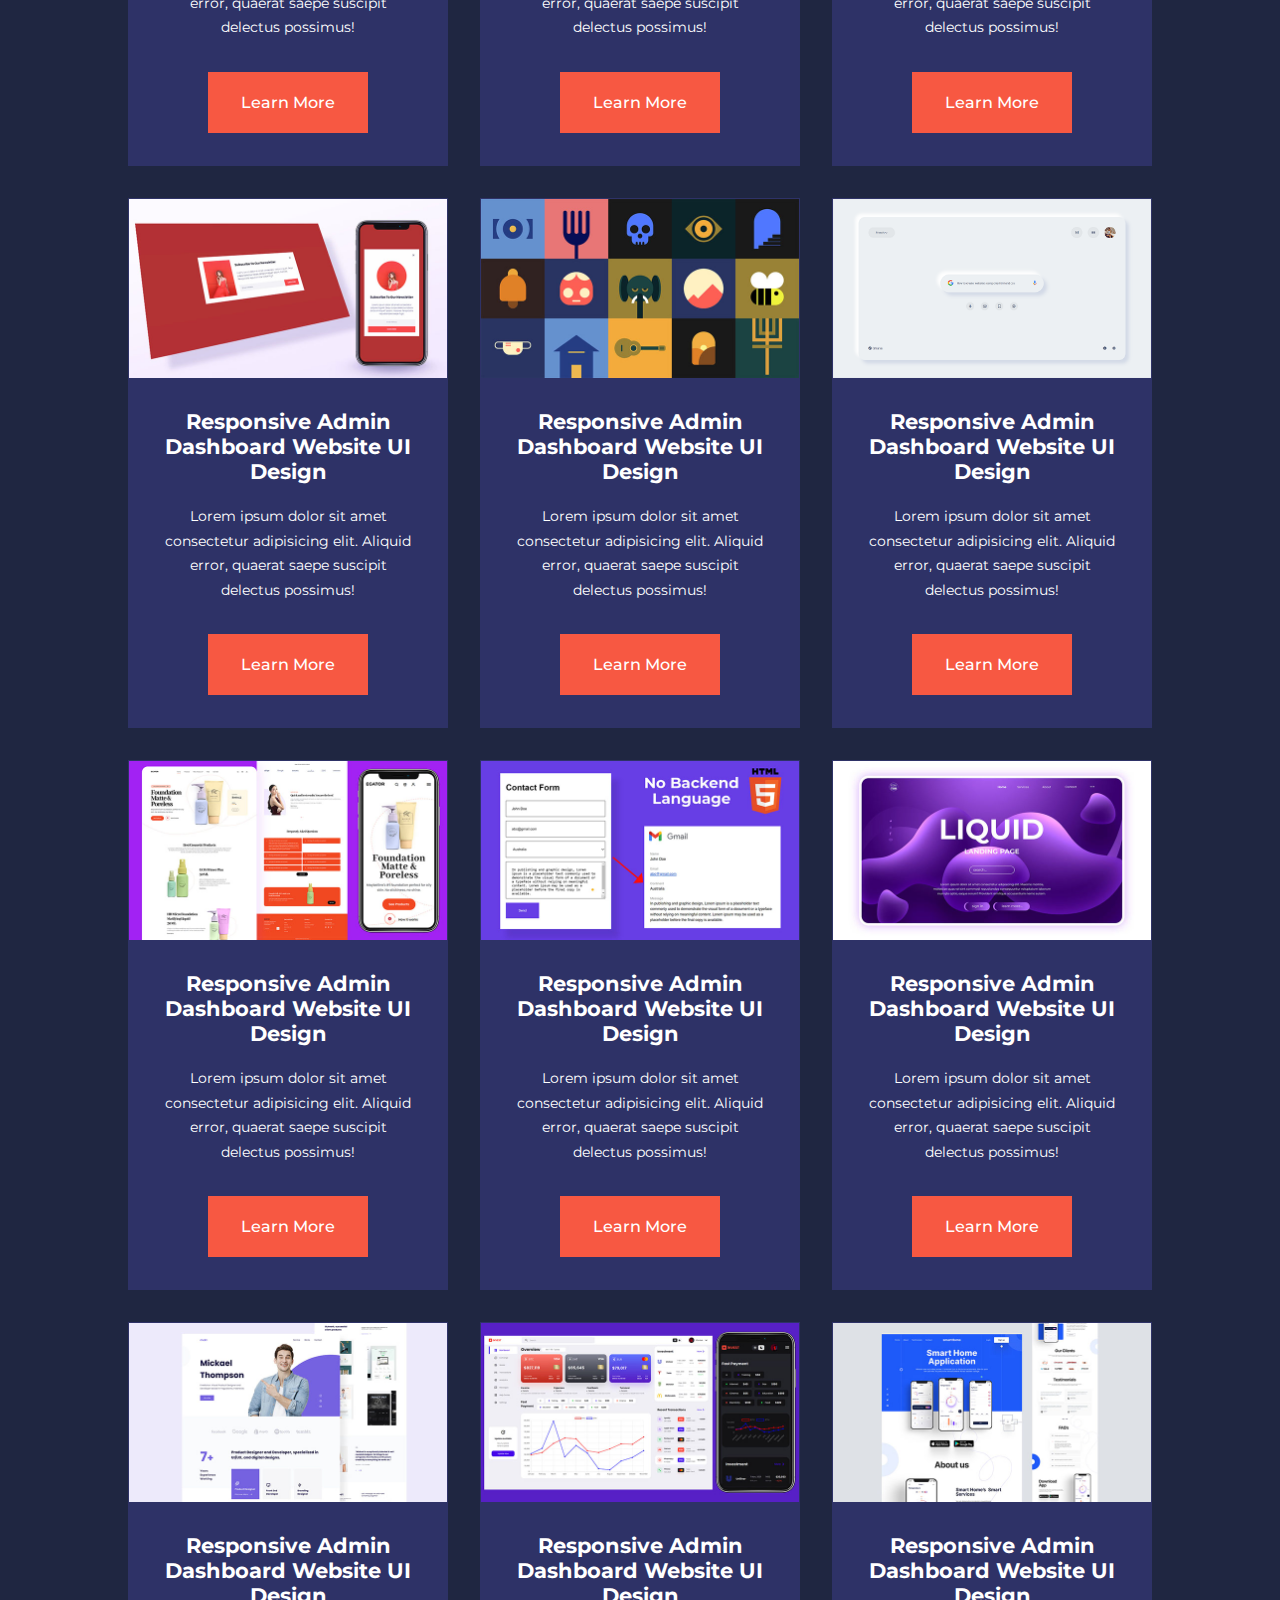
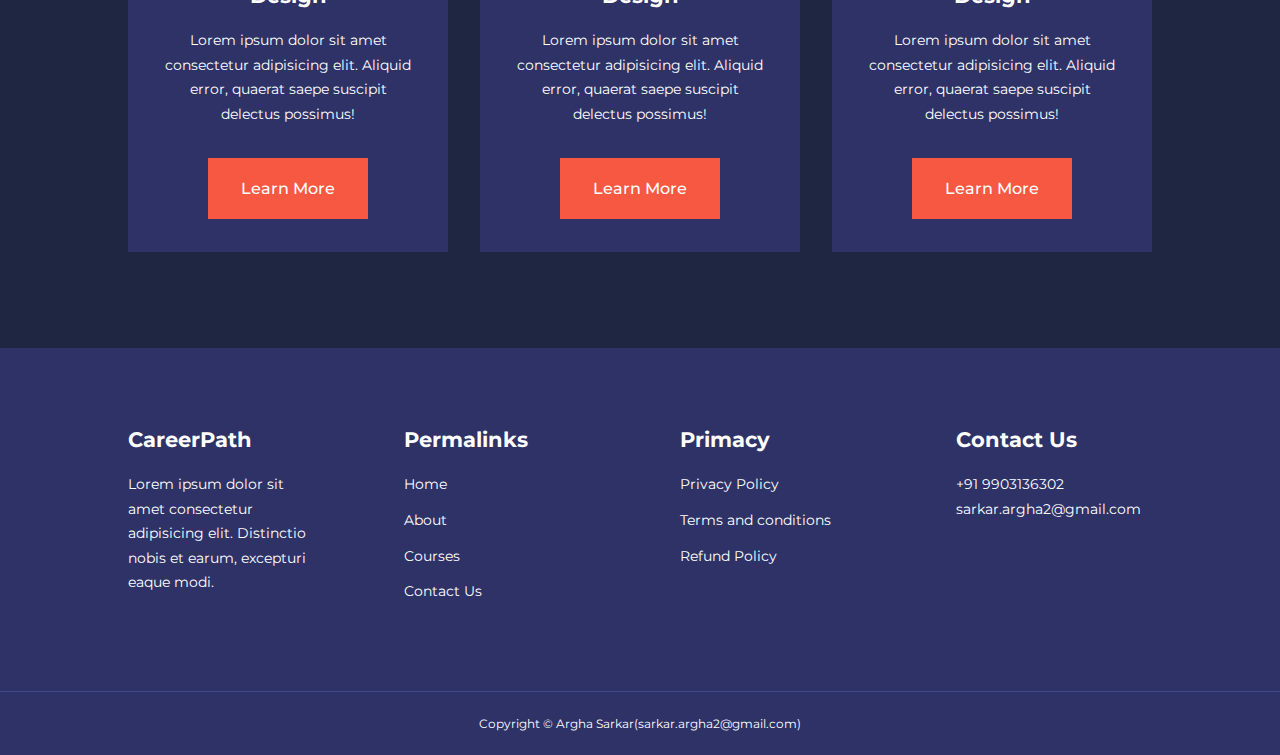
<file: courses.html>
<!DOCTYPE html>
<html lang="en">

<head>
    <meta charset="UTF-8">
    <meta name="viewport" content="width=device-width, initial-scale=1.0">
    <title>Education Website</title>

    <!--Iconscout CDN-->
    <link rel="stylesheet" href="https://unicons.iconscout.com/release/v2.1.6/css/unicons.css">

    <!--Font-->
    <link rel="preconnect" href="https://fonts.googleapis.com">
    <link rel="preconnect" href="https://fonts.gstatic.com" crossorigin>
    <link href="https://fonts.googleapis.com/css2?family=Montserrat:
                wght@300;400;500;600;700;800;900&display=swap" rel="stylesheet">


    <link rel="stylesheet" href="./css/style.css">
    <link rel="stylesheet" href="./css/courses.css">
</head>

<body>
    <nav>
        <div class="container nav__container">
            <a href="./index.html">
                <h4>CareerPath</h4>
            </a>
            <ul class="nav__menu">
                <li><a href="index.html">Home</a></li>
                <li><a href="about.html">About</a></li>
                <li><a href="courses.html">Courses</a></li>
                <li><a href="contact.html">Contact</a></li>
            </ul>
            <button id="open-menu-btn"><i class="uil uil-bars"></i></button>
            <button id="close-menu-btn"><i class="uil uil-multiply"></i></button>
        </div>
    </nav>

    <!--=====================================END OF NAV==================================-->





    <section class="courses">
        <div class="container courses__container">
            <article class="course">
                <div class="course__image">
                    <img src="./images/course1.jpg">
                </div>
                <div class="course__info">
                    <h4>Responsive Social Media Website UI Design</h4>
                    <p>Lorem ipsum dolor sit amet consectetur adipisicing elit. Aliquid error, quaerat saepe suscipit
                        delectus possimus!</p>
                    <a href="courses.html" class="btn btn-primary">Learn More</a>
                </div>
            </article>
            <article class="course">
                <div class="course__image">
                    <img src="./images/course2.jpg">
                </div>
                <div class="course__info">
                    <h4>Responsive Smart Home Website Design</h4>
                    <p>Lorem ipsum dolor sit amet consectetur adipisicing elit. Aliquid error, quaerat saepe suscipit
                        delectus possimus!</p>
                    <a href="courses.html" class="btn btn-primary">Learn More</a>
                </div>
            </article>
            <article class="course">
                <div class="course__image">
                    <img src="./images/course3.jpg">
                </div>
                <div class="course__info">
                    <h4>Responsive Admin Dashboard Website UI Design</h4>
                    <p>Lorem ipsum dolor sit amet consectetur adipisicing elit. Aliquid error, quaerat saepe suscipit
                        delectus possimus!</p>
                    <a href="courses.html" class="btn btn-primary">Learn More</a>
                </div>
            </article>
            <article class="course">
                <div class="course__image">
                    <img src="./images/course4.jpg">
                </div>
                <div class="course__info">
                    <h4>Responsive Admin Dashboard Website UI Design</h4>
                    <p>Lorem ipsum dolor sit amet consectetur adipisicing elit. Aliquid error, quaerat saepe suscipit
                        delectus possimus!</p>
                    <a href="courses.html" class="btn btn-primary">Learn More</a>
                </div>
            </article>
            <article class="course">
                <div class="course__image">
                    <img src="./images/course5.jpg">
                </div>
                <div class="course__info">
                    <h4>Responsive Admin Dashboard Website UI Design</h4>
                    <p>Lorem ipsum dolor sit amet consectetur adipisicing elit. Aliquid error, quaerat saepe suscipit
                        delectus possimus!</p>
                    <a href="courses.html" class="btn btn-primary">Learn More</a>
                </div>
            </article>
            <article class="course">
                <div class="course__image">
                    <img src="./images/course6.jpg">
                </div>
                <div class="course__info">
                    <h4>Responsive Admin Dashboard Website UI Design</h4>
                    <p>Lorem ipsum dolor sit amet consectetur adipisicing elit. Aliquid error, quaerat saepe suscipit
                        delectus possimus!</p>
                    <a href="courses.html" class="btn btn-primary">Learn More</a>
                </div>
            </article>
            <article class="course">
                <div class="course__image">
                    <img src="./images/course7.jpg">
                </div>
                <div class="course__info">
                    <h4>Responsive Admin Dashboard Website UI Design</h4>
                    <p>Lorem ipsum dolor sit amet consectetur adipisicing elit. Aliquid error, quaerat saepe suscipit
                        delectus possimus!</p>
                    <a href="courses.html" class="btn btn-primary">Learn More</a>
                </div>
            </article>
            <article class="course">
                <div class="course__image">
                    <img src="./images/course8.jpg">
                </div>
                <div class="course__info">
                    <h4>Responsive Admin Dashboard Website UI Design</h4>
                    <p>Lorem ipsum dolor sit amet consectetur adipisicing elit. Aliquid error, quaerat saepe suscipit
                        delectus possimus!</p>
                    <a href="courses.html" class="btn btn-primary">Learn More</a>
                </div>
            </article>
            <article class="course">
                <div class="course__image">
                    <img src="./images/course9.jpg">
                </div>
                <div class="course__info">
                    <h4>Responsive Admin Dashboard Website UI Design</h4>
                    <p>Lorem ipsum dolor sit amet consectetur adipisicing elit. Aliquid error, quaerat saepe suscipit
                        delectus possimus!</p>
                    <a href="courses.html" class="btn btn-primary">Learn More</a>
                </div>
            </article>
            <article class="course">
                <div class="course__image">
                    <img src="./images/course10.jpg">
                </div>
                <div class="course__info">
                    <h4>Responsive Admin Dashboard Website UI Design</h4>
                    <p>Lorem ipsum dolor sit amet consectetur adipisicing elit. Aliquid error, quaerat saepe suscipit
                        delectus possimus!</p>
                    <a href="courses.html" class="btn btn-primary">Learn More</a>
                </div>
            </article>
            <article class="course">
                <div class="course__image">
                    <img src="./images/course11.jpg">
                </div>
                <div class="course__info">
                    <h4>Responsive Admin Dashboard Website UI Design</h4>
                    <p>Lorem ipsum dolor sit amet consectetur adipisicing elit. Aliquid error, quaerat saepe suscipit
                        delectus possimus!</p>
                    <a href="courses.html" class="btn btn-primary">Learn More</a>
                </div>
            </article>
            <article class="course">
                <div class="course__image">
                    <img src="./images/course12.jpg">
                </div>
                <div class="course__info">
                    <h4>Responsive Admin Dashboard Website UI Design</h4>
                    <p>Lorem ipsum dolor sit amet consectetur adipisicing elit. Aliquid error, quaerat saepe suscipit
                        delectus possimus!</p>
                    <a href="courses.html" class="btn btn-primary">Learn More</a>
                </div>
            </article>
            <article class="course">
                <div class="course__image">
                    <img src="./images/course13.jpg">
                </div>
                <div class="course__info">
                    <h4>Responsive Admin Dashboard Website UI Design</h4>
                    <p>Lorem ipsum dolor sit amet consectetur adipisicing elit. Aliquid error, quaerat saepe suscipit
                        delectus possimus!</p>
                    <a href="courses.html" class="btn btn-primary">Learn More</a>
                </div>
            </article>
            <article class="course">
                <div class="course__image">
                    <img src="./images/course14.jpg">
                </div>
                <div class="course__info">
                    <h4>Responsive Admin Dashboard Website UI Design</h4>
                    <p>Lorem ipsum dolor sit amet consectetur adipisicing elit. Aliquid error, quaerat saepe suscipit
                        delectus possimus!</p>
                    <a href="courses.html" class="btn btn-primary">Learn More</a>
                </div>
            </article>
            <article class="course">
                <div class="course__image">
                    <img src="./images/course15.jpg">
                </div>
                <div class="course__info">
                    <h4>Responsive Admin Dashboard Website UI Design</h4>
                    <p>Lorem ipsum dolor sit amet consectetur adipisicing elit. Aliquid error, quaerat saepe suscipit
                        delectus possimus!</p>
                    <a href="courses.html" class="btn btn-primary">Learn More</a>
                </div>
            </article>
            <article class="course">
                <div class="course__image">
                    <img src="./images/course16.jpg">
                </div>
                <div class="course__info">
                    <h4>Responsive Admin Dashboard Website UI Design</h4>
                    <p>Lorem ipsum dolor sit amet consectetur adipisicing elit. Aliquid error, quaerat saepe suscipit
                        delectus possimus!</p>
                    <a href="courses.html" class="btn btn-primary">Learn More</a>
                </div>
            </article>
            <article class="course">
                <div class="course__image">
                    <img src="./images/course17.jpg">
                </div>
                <div class="course__info">
                    <h4>Responsive Admin Dashboard Website UI Design</h4>
                    <p>Lorem ipsum dolor sit amet consectetur adipisicing elit. Aliquid error, quaerat saepe suscipit
                        delectus possimus!</p>
                    <a href="courses.html" class="btn btn-primary">Learn More</a>
                </div>
            </article>
            <article class="course">
                <div class="course__image">
                    <img src="./images/course18.jpg">
                </div>
                <div class="course__info">
                    <h4>Responsive Admin Dashboard Website UI Design</h4>
                    <p>Lorem ipsum dolor sit amet consectetur adipisicing elit. Aliquid error, quaerat saepe suscipit
                        delectus possimus!</p>
                    <a href="courses.html" class="btn btn-primary">Learn More</a>
                </div>
            </article>
        </div>
    </section>


















    <footer>
        <div class="container footer__cotainer">
            <div class="footer__1">
                <a href="index.html" class="footer__logo">
                    <h4>CareerPath</h4>
                </a>
                <p>
                    Lorem ipsum dolor sit amet consectetur adipisicing elit. Distinctio nobis et earum, excepturi eaque
                    modi.
                </p>
            </div>
            <div class="footer__2">
                <h4>Permalinks</h4>
                <ul class="permalinks">
                    <li><a href="index.html">Home</a></li>
                    <li><a href="about.html">About</a></li>
                    <li><a href="courses.html">Courses</a></li>
                    <li><a href="contact.html">Contact Us</a></li>
                </ul>
            </div>
            <div class="footer__3">
                <h4>Primacy</h4>
                <ul class="privacy">
                    <li><a href="#">Privacy Policy</a></li>
                    <li><a href="#">Terms and conditions</a></li>
                    <li><a href="#">Refund Policy</a></li>
                </ul>
            </div>
            <div class="footer__4">
                <h4>Contact Us</h4>
                <div>
                    <p>+91 9903136302</p>
                    <p>sarkar.argha2@gmail.com</p>
                </div>
                <ul class="footer__socials">
                    <li><a href="#"><i class="uil uil-facebook-f"></i></a></li>
                    <li><a href="#"><i class="uil uil-instagram-alt"></i></a></li>
                    <li><a href="#"><i class="uil uil-twitter"></i></a></li>
                    <li><a href="#"><i class="uil uil-linkedin-alt"></i></a></li>
                </ul>
            </div>
        </div>

        <div class="footer__copyright">
            <small>Copyright &copy; Argha Sarkar(sarkar.argha2@gmail.com)</small>
        </div>
    </footer>


    <script src="./main.js"></script>

</body>

</html>
</file>
<file: css/style.css>
* {
    margin: 0;
    padding: 0;
    border: 0;
    outline: 0;
    text-decoration: none;
    list-style: none;
    box-sizing: border-box;
}

:root {
    --color-primary: #6c63ff;
    --color-success: #00bf8e;
    --color-warning: #f7c94b;
    --color-danger: #f75842;
    --color-danger-variant: rgba(247, 88, 66, 0.4);
    --color-white: #fff;
    --color-light: rgba(255, 255, 255, 0.7);
    --color-black: #000;
    --color-bg: #1f2641;
    --color-bg1: #2e3267;
    --color-bg2: #424890;

    --container-width-lg: 80%;
    --container-width-md: 90%;
    --container-width-sm: 94%;

    --transition: all 400ms ease;

}

body {
    font-family: 'Montserrat', sans-serif;
    line-height: 1.7;
    color: var(--color-white);
    background-color: var(--color-bg);
}

.container {
    width: var(--container-width-lg);
    margin: 0 auto;
}

section {
    padding: 6rem 0;
}

section h2 {
    text-align: center;
    margin-bottom: 4rem;
}

h1,
h2,
h3,
h4,
h5 {
    line-height: 1.2;
}

h1 {
    font-size: 2.4rem;
}

h2 {
    font-size: 2rem;
}

h3 {
    font-size: 1.6rem;
}

h4 {
    font-size: 1.3rem;
}

a {
    color: var(--color-white);
}

img {
    width: 100%;
    display: block;
    object-fit: cover;
}

.btn {
    display: inline-block;
    background: var(--color-white);
    color: var(--color-black);
    padding: 1rem 2rem;
    border: 1px solid transparent;
    font-weight: 500;
    transition: var(--transition);
}

.btn:hover {
    background: transparent;
    color: var(--color-white);
    border-color: var(--color-white);
}

.btn-primary {
    background: var(--color-danger);
    color: var(--color-white);
}

/* ************************ NAVBAR ****************************** */

nav {
    background: transparent;
    width: 100vw;
    height: 5rem;
    position: fixed;
    top: 0;
    z-index: 11;

}

.window-scroll {
    background: var(--color-primary);
    box-shadow: 0 1rem 2rem rgba(0, 0, 0, 0.2);
}

.nav__container {
    height: 100%;
    display: flex;
    justify-content: space-between;
    align-items: center;
}

nav button {
    display: none;
}

.nav__menu {
    display: flex;
    align-items: center;
    gap: 4rem;
}

.nav__menu a {
    font-size: 0.9rem;
    transition: var(--transition);
}

.nav__menu a:hover {
    color: var(--color-bg2);
}

/* ************************ Header ****************************** */
header {
    position: relative;
    top: 5rem;
    overflow: hidden;
    height: 70vh;
    margin-bottom: 5rem;
}

.header__container {
    display: grid;
    grid-template-columns: 1fr 1fr;
    align-items: center;
    gap: 5rem;
    height: 100%;
}

.header__left p {
    margin: 1rem 0 2.4rem;

}

/* ************************ CATEGORIES ****************************** */
.categories {
    background: var(--color-bg1);
    height: 29rem;
}

.categories h1 {
    line-height: 1;
    margin-bottom: 3rem;
}

.categories__container {
    display: grid;
    grid-template-columns: 40% 60%;
}

.categories__left {
    margin-left: 2rem;
    margin-right: 2rem;
}

.categories__left p {
    margin: 1rem 0 3rem;
}

.categories__right {
    display: grid;
    grid-template-columns: repeat(3, 1fr);
    gap: 1.2rem;
}

.category {
    background: var(--color-bg2);
    padding: 2rem;
    border-radius: 2rem;
    transition: var(--transition);
}

.category:hover {
    box-shadow: 0 3rem 3rem rgba(0, 0, 0, 0.3);
    z-index: 1;
}

.category__icon {
    background: var(--color-primary);
    padding: 0.7rem;
    border-radius: 0.9rem;
}

.category h5 {
    margin: 2rem 0 1rem;
}

.category p {
    font-size: 0.8rem;
}

.category:nth-child(2) .category__icon {
    background: var(--color-danger);
}

.category:nth-child(3) .category__icon {
    background: var(--color-success);
}

.category:nth-child(4) .category__icon {
    background: var(--color-warning);
}

.category:nth-child(5) .category__icon {
    background: var(--color-success);
}


/* ************************ COURSES ****************************** */

.courses {
    margin-top: 10rem;
}

.courses__container {
    display: grid;
    grid-template-columns: repeat(3, 1fr);
    gap: 2rem;
}

.course {
    background: var(--color-bg1);
    text-align: center;
    border: 1px solid transparent;
    transition: var(--transition);
}

.course:hover {
    background: transparent;
    border-color: var(--color-primary);
}

.course__info {
    padding: 2rem;
}

.course__info p {
    margin: 1.2rem 0 2rem;
    font-size: 0.9rem;
}


/* ************************ FAQs ****************************** */

.faqs {
    background: var(--color-bg1);
    box-shadow: inset 0 0 3rem rgba(0, 0, 0, 0.5);
}

.faqs__container {
    display: grid;
    grid-template-columns: 1fr 1fr;
    gap: 1rem;
}

.faq {
    padding: 2rem;
    display: flex;
    align-items: center;
    gap: 1.4rem;
    height: fit-content;
    background: var(--color-primary);
    cursor: pointer;
}

.faq h4 {
    font-size: 1rem;
    line-height: 2.2;
}

.faq__icon {
    align-self: flex-start;
    font-size: 1.2rem;
}

.faq p {
    margin-top: 0.8rem;
    display: none;
}

.faq.open p {
    display: block;
}


/* ************************ FAQs ****************************** */

.testimonials__container {
    overflow-x: hidden;
    position: relative;
    margin-bottom: 5rem;
}

.testimonial {
    padding-top: 2rem;
}

.avatar {
    width: 6rem;
    height: 6rem;
    border-radius: 50%;
    overflow: hidden;
    margin: 0 auto 1rem;
    border: 1rem solid var(--color-bg1);
}

.testimonial__info {
    text-align: center;
}

.testimonial__body {
    background: var(--color-primary);
    padding: 2rem;
    margin-top: 3rem;
    position: relative;
}

.testimonial__body::before {
    content: "";
    display: block;
    background: linear-gradient(135deg,
            transparent,
            var(--color-primary),
            var(--color-primary),
            var(--color-primary));
    width: 3rem;
    height: 3rem;
    position: absolute;
    left: 46%;
    top: -1.5rem;
    transform: rotate(45deg);
}


/* ************************ FOOTER ****************************** */

footer {
    background: var(--color-bg1);
    padding-top: 5rem;
    font-size: 0.9rem;
}

.footer__cotainer {
    display: grid;
    grid-template-columns: repeat(4, 1fr);
    gap: 5rem;
}

.footer__cotainer>div h4 {
    margin-bottom: 1.2rem;
}

.footer__1 p {
    margin: 0 0 2rem;
}

footer ul li {
    margin-bottom: 0.7rem;
}

footer ul li a:hover {
    text-decoration: underline;
}

.footer__socials {
    display: flex;
    gap: 1rem;
    font-size: 1.2rem;
    margin-top: 2rem;
    margin-left: -0.5rem;
}

.footer__copyright {
    text-align: center;
    margin-top: 4rem;
    padding: 1.2rem 0;
    border-top: 1px solid var(--color-bg2);
}



/* ************************ MEDIA QUERIES (TABLETS) ****************************** */

@media screen and (max-width: 1024px) {
    .container {
        width: var(--container-width-md);
    }

    h1 {
        font-size: 2.2rem;
    }

    h2 {
        font-size: 1.7rem;
    }

    h3 {
        font-size: 1.4rem;
    }

    h4 {
        font-size: 1.2rem;
    }

    /* ************************ NAVBAR ****************************** */
    nav button {
        display: inline-block;
        background: transparent;
        font-size: 1.8rem;
        color: var(--color-white);
        cursor: pointer;
    }

    nav button#close-menu-btn {
        display: none;
    }

    .nav__menu {
        position: fixed;
        top: 5rem;
        right: 5%;
        height: fit-content;
        width: 18rem;
        flex-direction: column;
        gap: 0;
        display: none;
    }

    .nav__menu li {
        width: 100%;
        height: 5.8rem;
        animation: animateNavItems 400ms linear forwards;
        transform-origin: top right;
        opacity: 0;
    }

    .nav__menu li:nth-child(2) {
        animation-delay: 200ms;
    }

    .nav__menu li:nth-child(3) {
        animation-delay: 400ms;
    }

    .nav__menu li:nth-child(4) {
        animation-delay: 600ms;
    }

    @keyframes animateNavItems {
        0% {
            transform: rotateZ(-90deg) rotateX(90deg) scale(0.1);
        }

        100% {
            transform: rotateZ(0) rotateX(0) scale(1);
            opacity: 1;
        }
    }


    .nav__menu li a {
        background: var(--color-primary);
        box-shadow: -4rem 6rem 10rem rgba(0, 0, 0, 0.6);
        width: 100%;
        height: 100%;
        display: grid;
        place-items: center;
    }

    .nav__menu li a:hover {
        background: var(--color-bg2);
        color: var(--color-white);
    }

    /* ************************ HEADER ****************************** */

    header {
        height: 52vh;
        margin-bottom: 4rem;
    }

    .header__container {
        gap: 0;
        padding-bottom: 3rem;
    }

    /* ************************ CATEGORIES ****************************** */
    .categories {
        height: auto;
    }

    .categories__container {
        grid-template-columns: 1fr;
        gap: 3rem;
    }

    .categories__left {
        margin-right: 0;
    }

    /* ************************ COURSES ****************************** */
    .courses {
        margin-top: 0;
    }

    .courses__container {
        grid-template-columns: 1fr 1fr;
    }

    /* ************************ FAQs ****************************** */

    .faqs__container {
        grid-template-columns: 1fr;
    }

    .faq {
        padding: 1.5rem;
    }

    /* ************************ FOOTER ****************************** */
    .footer__cotainer {
        grid-template-columns: 1fr 1fr;
    }
}

/* ************************ MEDIA QUERIES (MOBILE) ****************************** */

@media screen and (max-width: 600px) {

    .container {
        width: var(--container-width-sm);
    }

    /* ************************ NAVBAR ****************************** */
    .nav__menu {
        right: 3%;
    }

    /* ************************ HEADER ****************************** */
    header {
        height: 100vh;
    }

    .header__container {
        grid-template-columns: 1fr;
        text-align: center;
        margin-top: 0;
    }

    .header__left p {
        margin-bottom: 1.3rem;
    }

    /* ************************ CATEGORIES ****************************** */
    .categories__right {
        grid-template-columns: 1fr 1fr;
        gap: 0.7rem;
    }

    .category {
        padding: 1rem;
        border-radius: 1rem;
    }

    .category__icon {
        margin-top: 4px;
        display: inline-block;
    }

    /* ************************ COURSES ****************************** */
    .courses__container {
        grid-template-columns: 1fr;
    }

    /* ************************ TESTIMONIALS ****************************** */
    .testimonial__body {
        padding: 1.2rem;
    }

    /* ************************ FOOTER ****************************** */
    .footer__cotainer {
        grid-template-columns: 1fr;
        text-align: center;
        gap: 2rem;
    }

    .footer__1 p {
        margin: 1rem auto;
    }

    .footer__socials {
        justify-content: center;
    }
}
</file>
<file: css/about.css>
/* ************************ ACHIEVEMENTS ****************************** */

.about__achievements {
    margin-top: 3rem;
}

.about__achievements-container {
    display: grid;
    grid-template-columns: 40% 60%;
    gap: 5rem;
}

.about__achievements-right>p {
    margin: 1.6rem 0 2.5rem;
}

.achievements__cards {
    display: grid;
    grid-template-columns: repeat(3, 1fr);
    gap: 1.5rem;
}

.achievement__card {
    background: var(--color-bg1);
    padding: 1.6rem;
    border-radius: 1rem;
    text-align: center;
    transition: var(--transition);
}

.achievement__card:hover {
    background: var(--color-bg2);
    box-shadow: 0 3rem 3rem rgba(0, 0, 0, 0.3);
}

.achievement__icon {
    background: var(--color-danger);
    padding: 0.6rem;
    border-radius: 1rem;
    display: inline-block;
    margin-bottom: 2rem;
    font-size: 2rem;
}

.achievement__card:nth-child(2) .achievement__icon {
    background: var(--color-success);
}

.achievement__card:nth-child(3) .achievement__icon {
    background: var(--color-primary);
}

.achievement__card p {
    margin-top: 1rem;
}


/* ************************ TEAM ****************************** */

.team {
    background: var(--color-bg1);
    box-shadow: inset 0 0 3rem rgba(0, 0, 0, 0.5);
}

.team__container {
    display: grid;
    grid-template-columns: repeat(4, 1fr);
    gap: 2rem;
}

.team__member {
    background: var(--color-bg2);
    padding: 2rem;
    border: 1px solid transparent;
    transition: var(--transition);
    position: relative;
    overflow: hidden;
}

.team__member:hover {
    background: transparent;
    border-color: var(--color-primary);
}

.team__member-image img {
    filter: saturate(0);
}

.team__member:hover img {
    filter: saturate(1);
}

.team__member-info * {
    text-align: center;
    margin: 1.4rem;
}

.team__member-info p {
    color: var(--color-light);
}

.team__member-socials {
    position: absolute;
    top: 50%;
    transform: translateY(-50%);
    right: -100%;
    display: flex;
    flex-direction: column;
    background: var(--color-primary);
    border-radius: 1rem 0 0 1rem;
    box-shadow: -2rem 0 2rem rgba(0, 0, 0, 0.3);
    transition: var(--transition);
}

.team__member:hover .team__member-socials {
    right: 0;
}

.team__member-socials a {
    padding: 1rem;
}


/* ************************ MEDIA QUERIES (TABLETS) ****************************** */

@media screen and (max-width: 1024px) {
    .about__achievements {
        margin-top: 2rem;
    }

    .about__achievements-container {
        grid-template-columns: 1fr;
        gap: 4rem;
    }

    .about__achievements-left {
        width: 80%;
        margin: 0 auto;
    }

    .team__container {
        grid-template-columns: repeat(3, 1fr);
        gap: 1.5rem;
    }

    .team__member {
        padding: 1rem;
    }
}


/* ************************ MEDIA QUERIES (MOBILE) ****************************** */
@media screen and (max-width: 600px){
    .achievements__cards{
        grid-template-columns: 1fr 1fr;
        gap: 0.7rem;
    }
    .team__container {
        grid-template-columns: 1fr 1fr;
        gap: 0.7rem;
    }
    .team__member {
        padding: 0;
    }
    .team__member p {
        margin-bottom: 1.5rem;
    }
}
</file>
<file: css/contact.css>
.contact__container {
    background: var(--color-bg1);
    padding: 4rem;
    display: grid;
    grid-template-columns: 40% 60%;
    gap: 4rem;
    height: 30rem;
    margin: 7rem auto;
    border-radius: 1rem;
}


/* ************************ ASIDE ****************************** */

.contact__aside {
    background: var(--color-primary);
    padding: 3rem;
    border-radius: 1rem;
    position: relative;
    bottom: 10rem;
}

.aside__image {
    width: 12rem;
    margin-bottom: 2rem;
}

.contact__aside h2 {
    text-align: left;
    margin-bottom: 1rem;
}

.contact__aside p {
    font-size: 0.9rem;
    margin-bottom: 2rem;
}

.contact__details li {
    display: grid;
    gap: 1rem;
    align-items: center;
    margin-bottom: 1rem;
}

.contact__socials {
    display: flex;
    gap: 0.8rem;
    margin-top: 3rem;
}

.contact__socials a {
    background: var(--color-bg2);
    padding: 0.5rem;
    border-radius: 50%;
    font-size: 0.9rem;
    transition: var(--transition);
}

.contact__socials a:hover {
    background: transparent;
}

/* ************************ FORM ****************************** */

.contact__from {
    display: flex;
    flex-direction: column;
    gap: 1.2rem;
    margin-right: 4rem;
}

.form__name {
    display: flex;
    gap: 1.2rem;
}

.contact__from input[type="text"] {
    width: 50%;
}

input,
textarea {
    width: 100%;
    padding: 1rem;
    background: var(--color-bg);
    color: var(--color-white);
}

.contact__from .btn {
    width: max-content;
    margin-top: 1rem;
    cursor: pointer;
}



/* ************************ MEDIA QUERIES (TABLETS) ****************************** */

@media screen and (max-width: 1024px) {
    .contact {
        padding-bottom: 0;
    }

    .contact__container {
        gap: 1.5rem;
        margin-top: 3rem;
        height: auto;
        padding: 1.5rem;
    }

    .contact__aside {
        width: auto;
        padding: 1.5rem;
        bottom: 0;
    }

    .contact__from {
        align-self: center;
        margin-right: 1.5rem;
    }
}



/* ************************ MEDIA QUERIES (MOBILE) ****************************** */
@media screen and (max-width: 600px){
    .contact__container{
        grid-template-columns: 1fr;
        gap: 3rem;
        margin-top: 0;
        padding: 0;
    }
    .contact__from{
        margin: 0 1.5rem 3rem;
    }
    .form__name{
        flex-direction: column;
    }
    .form__name input[type="text"]{
        width: 100%;
    }
}
</file>
<file: css/courses.css>
.courses{
    margin-top: 1rem;
}
</file>
